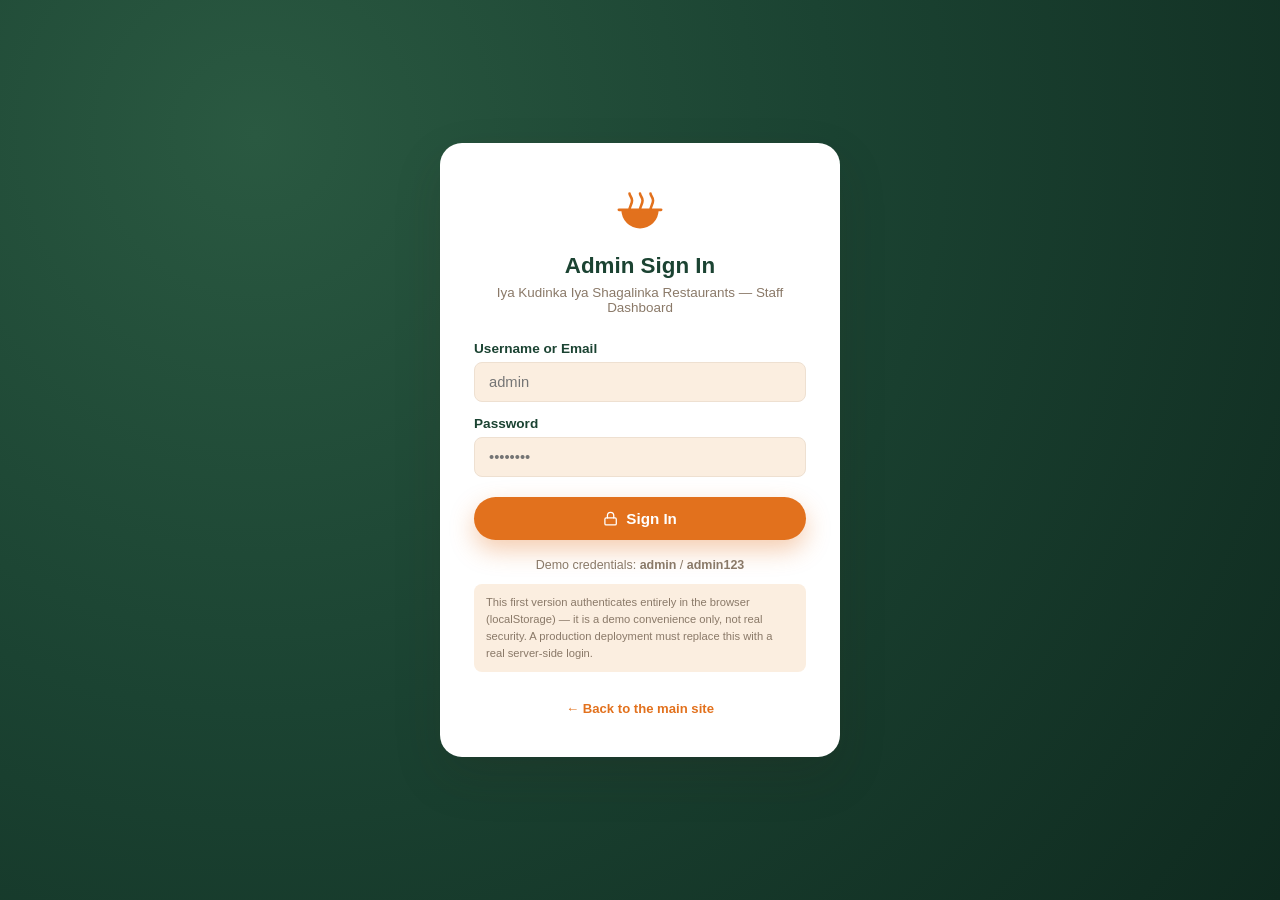
<file: admin.html>
<!DOCTYPE html>
<html lang="en">
<head>
<meta charset="UTF-8">
<meta name="viewport" content="width=device-width, initial-scale=1.0">
<title>Admin Dashboard — Iya Kudinka Iya Shagalinka Restaurants</title>
<meta name="robots" content="noindex, nofollow">
<link rel="icon" href="data:image/svg+xml,%3Csvg xmlns='http://www.w3.org/2000/svg' viewBox='0 0 48 48'%3E%3Crect width='48' height='48' rx='10' fill='%231b4332'/%3E%3Cpath d='M8 23a16 16 0 0 0 32 0z' fill='%23e2711d'/%3E%3Cpath d='M6 23h36' stroke='%23fff8f0' stroke-width='2.5' stroke-linecap='round'/%3E%3C/svg%3E">
<link rel="stylesheet" href="css/style.css">
<link rel="stylesheet" href="css/admin.css">
</head>
<body class="admin-body">

<!-- ============================= LOGIN SCREEN ============================= -->
<div class="admin-login-screen" id="loginScreen">
  <form class="admin-login-card" id="loginForm">
    <div class="admin-login-logo">
      <svg viewBox="0 0 48 48"><path d="M8 23a16 16 0 0 0 32 0z" fill="currentColor"/><path d="M6 23h36" stroke="currentColor" stroke-width="2.5" stroke-linecap="round"/><path d="M15 23c0-3 2.2-5 2.2-8s-2.2-4-2.2-6M24 23c0-3 2.2-5 2.2-8s-2.2-4-2.2-6M33 23c0-3 2.2-5 2.2-8s-2.2-4-2.2-6" stroke="currentColor" stroke-width="2.2" fill="none" stroke-linecap="round"/></svg>
    </div>
    <h1>Admin Sign In</h1>
    <p class="admin-login-sub">Iya Kudinka Iya Shagalinka Restaurants — Staff Dashboard</p>

    <label class="field">
      <span>Username or Email</span>
      <input type="text" name="username" id="loginUsername" required autocomplete="username" placeholder="admin">
    </label>
    <label class="field">
      <span>Password</span>
      <input type="password" name="password" id="loginPassword" required autocomplete="current-password" placeholder="••••••••">
    </label>

    <p class="login-error" id="loginError" hidden></p>

    <button type="submit" class="btn btn-primary btn-block">
      <svg viewBox="0 0 24 24" fill="none" stroke="currentColor" stroke-width="2" stroke-linecap="round" stroke-linejoin="round"><rect x="3" y="11" width="18" height="11" rx="2" ry="2"/><path d="M7 11V7a5 5 0 0 1 10 0v4"/></svg>
      Sign In
    </button>

    <p class="admin-login-hint">Demo credentials: <strong>admin</strong> / <strong>admin123</strong></p>
    <p class="admin-login-disclaimer">
      This first version authenticates entirely in the browser (localStorage) — it is a demo
      convenience only, not real security. A production deployment must replace this with a
      real server-side login.
    </p>
    <a class="back-to-site" href="index.html">← Back to the main site</a>
  </form>
</div>

<!-- ============================= DASHBOARD ============================= -->
<div class="admin-shell" id="adminShell" hidden>

  <aside class="admin-sidebar">
    <div class="admin-brand">
      <svg viewBox="0 0 48 48"><path d="M8 23a16 16 0 0 0 32 0z" fill="currentColor"/><path d="M6 23h36" stroke="currentColor" stroke-width="2.5" stroke-linecap="round"/><path d="M15 23c0-3 2.2-5 2.2-8s-2.2-4-2.2-6M24 23c0-3 2.2-5 2.2-8s-2.2-4-2.2-6M33 23c0-3 2.2-5 2.2-8s-2.2-4-2.2-6" stroke="currentColor" stroke-width="2.2" fill="none" stroke-linecap="round"/></svg>
      <span>IKIS Admin</span>
    </div>
    <nav class="admin-nav">
      <button class="admin-nav-link active" data-panel="overview" type="button">
        <svg viewBox="0 0 24 24" fill="none" stroke="currentColor" stroke-width="2" stroke-linecap="round" stroke-linejoin="round"><rect x="3" y="3" width="7" height="9"/><rect x="14" y="3" width="7" height="5"/><rect x="14" y="12" width="7" height="9"/><rect x="3" y="16" width="7" height="5"/></svg>
        Overview
      </button>
      <button class="admin-nav-link" data-panel="foods" type="button">
        <svg viewBox="0 0 24 24" fill="none" stroke="currentColor" stroke-width="2" stroke-linecap="round" stroke-linejoin="round"><path d="M3 2v7c0 1.1.9 2 2 2h0a2 2 0 0 0 2-2V2"/><path d="M7 2v20"/><path d="M21 15V2a5 5 0 0 0-5 5v6c0 1.1.9 2 2 2h3z"/><path d="M21 15v7"/></svg>
        Food Management
      </button>
      <button class="admin-nav-link" data-panel="orders" type="button">
        <svg viewBox="0 0 24 24" fill="none" stroke="currentColor" stroke-width="2" stroke-linecap="round" stroke-linejoin="round"><path d="M14 2H6a2 2 0 0 0-2 2v16a2 2 0 0 0 2 2h12a2 2 0 0 0 2-2V8z"/><polyline points="14 2 14 8 20 8"/><line x1="16" y1="13" x2="8" y2="13"/><line x1="16" y1="17" x2="8" y2="17"/></svg>
        Orders
      </button>
    </nav>
    <div class="admin-sidebar-foot">
      <span class="admin-session-user" id="sessionUserLabel"></span>
      <button class="admin-logout-btn" id="logoutBtn" type="button">
        <svg viewBox="0 0 24 24" fill="none" stroke="currentColor" stroke-width="2" stroke-linecap="round" stroke-linejoin="round"><path d="M9 21H5a2 2 0 0 1-2-2V5a2 2 0 0 1 2-2h4"/><polyline points="16 17 21 12 16 7"/><line x1="21" y1="12" x2="9" y2="12"/></svg>
        Log Out
      </button>
    </div>
  </aside>

  <header class="admin-topbar">
    <button class="admin-mobile-menu" id="mobileMenuBtn" type="button" aria-label="Menu">
      <svg viewBox="0 0 24 24" fill="none" stroke="currentColor" stroke-width="2" stroke-linecap="round" stroke-linejoin="round"><line x1="3" y1="12" x2="21" y2="12"/><line x1="3" y1="6" x2="21" y2="6"/><line x1="3" y1="18" x2="21" y2="18"/></svg>
    </button>
    <h1 id="panelTitle">Overview</h1>
    <a class="admin-view-site" href="index.html" target="_blank" rel="noopener">View Site ↗</a>
  </header>

  <main class="admin-main">

    <!-- OVERVIEW PANEL -->
    <section class="admin-panel" data-panel="overview">
      <div class="stat-grid">
        <div class="stat-card">
          <div class="stat-icon stat-icon-blue"><svg viewBox="0 0 24 24" fill="none" stroke="currentColor" stroke-width="2" stroke-linecap="round" stroke-linejoin="round"><path d="M14 2H6a2 2 0 0 0-2 2v16a2 2 0 0 0 2 2h12a2 2 0 0 0 2-2V8z"/><polyline points="14 2 14 8 20 8"/></svg></div>
          <div><span class="stat-value" id="statTotalOrders">0</span><span class="stat-label">Total Orders</span></div>
        </div>
        <div class="stat-card">
          <div class="stat-icon stat-icon-amber"><svg viewBox="0 0 24 24" fill="none" stroke="currentColor" stroke-width="2" stroke-linecap="round" stroke-linejoin="round"><circle cx="12" cy="12" r="10"/><polyline points="12 6 12 12 16 14"/></svg></div>
          <div><span class="stat-value" id="statPendingOrders">0</span><span class="stat-label">Pending Orders</span></div>
        </div>
        <div class="stat-card">
          <div class="stat-icon stat-icon-green"><svg viewBox="0 0 24 24" fill="none" stroke="currentColor" stroke-width="2" stroke-linecap="round" stroke-linejoin="round"><path d="M22 11.08V12a10 10 0 1 1-5.93-9.14"/><polyline points="22 4 12 14.01 9 11.01"/></svg></div>
          <div><span class="stat-value" id="statCompletedOrders">0</span><span class="stat-label">Completed Orders</span></div>
        </div>
        <div class="stat-card">
          <div class="stat-icon stat-icon-orange"><svg viewBox="0 0 24 24" fill="none" stroke="currentColor" stroke-width="2" stroke-linecap="round" stroke-linejoin="round"><path d="M3 2v7c0 1.1.9 2 2 2h0a2 2 0 0 0 2-2V2"/><path d="M7 2v20"/><path d="M21 15V2a5 5 0 0 0-5 5v6c0 1.1.9 2 2 2h3z"/><path d="M21 15v7"/></svg></div>
          <div><span class="stat-value" id="statTotalFoods">0</span><span class="stat-label">Total Food Items</span></div>
        </div>
      </div>

      <div class="admin-card">
        <div class="admin-card-head"><h2>Recent Orders</h2></div>
        <div class="table-wrap">
          <table class="admin-table" id="recentOrdersTable">
            <thead><tr><th>Order ID</th><th>Customer</th><th>Date</th><th>Total</th><th>Status</th></tr></thead>
            <tbody></tbody>
          </table>
        </div>
        <p class="admin-empty" id="recentOrdersEmpty" hidden>No orders yet.</p>
      </div>
    </section>

    <!-- FOOD MANAGEMENT PANEL -->
    <section class="admin-panel" data-panel="foods" hidden>
      <div class="admin-card">
        <div class="admin-card-head">
          <h2>Food Management</h2>
          <button class="btn btn-primary btn-sm" id="addFoodBtn">
            <svg viewBox="0 0 24 24" fill="none" stroke="currentColor" stroke-width="2" stroke-linecap="round" stroke-linejoin="round"><line x1="12" y1="5" x2="12" y2="19"/><line x1="5" y1="12" x2="19" y2="12"/></svg>
            Add Food
          </button>
        </div>
        <div class="table-wrap">
          <table class="admin-table" id="foodsTable">
            <thead><tr><th></th><th>Name</th><th>Category</th><th>Price</th><th>Status</th><th></th></tr></thead>
            <tbody></tbody>
          </table>
        </div>
      </div>
    </section>

    <!-- ORDERS PANEL -->
    <section class="admin-panel" data-panel="orders" hidden>
      <div class="admin-card">
        <div class="admin-card-head"><h2>All Orders</h2></div>
        <div class="table-wrap">
          <table class="admin-table" id="allOrdersTable">
            <thead><tr><th>Order ID</th><th>Customer</th><th>Items</th><th>Date</th><th>Total</th><th>Status</th></tr></thead>
            <tbody></tbody>
          </table>
        </div>
        <p class="admin-empty" id="allOrdersEmpty" hidden>No orders yet.</p>
      </div>
    </section>

  </main>
</div>

<!-- ============================= FOOD FORM MODAL ============================= -->
<div class="modal-overlay" id="foodModal" hidden>
  <div class="modal" role="dialog" aria-modal="true" aria-labelledby="foodModalTitle">
    <button class="modal-close" id="closeFoodModal" type="button" aria-label="Close">
      <svg viewBox="0 0 24 24" fill="none" stroke="currentColor" stroke-width="2" stroke-linecap="round" stroke-linejoin="round"><line x1="18" y1="6" x2="6" y2="18"/><line x1="6" y1="6" x2="18" y2="18"/></svg>
    </button>
    <h2 id="foodModalTitle">Add Food</h2>
    <form id="foodForm">
      <input type="hidden" name="id">
      <label class="field">
        <span>Food Name</span>
        <input type="text" name="name" required placeholder="e.g. Jollof Rice">
      </label>
      <label class="field">
        <span>Description</span>
        <textarea name="description" required placeholder="Short, appetising description"></textarea>
      </label>
      <div class="field-row">
        <label class="field">
          <span>Price (₦)</span>
          <input type="number" name="price" min="0" step="1" required placeholder="2500">
        </label>
        <label class="field">
          <span>Category</span>
          <select name="category" id="foodCategorySelect" required></select>
        </label>
      </div>
      <label class="field">
        <span>Image URL</span>
        <input type="url" name="image" placeholder="https://…">
      </label>
      <div class="field-row">
        <label class="field checkbox-field">
          <input type="checkbox" name="popular">
          <span>Mark as Popular</span>
        </label>
        <label class="field checkbox-field">
          <input type="checkbox" name="available" checked>
          <span>Available</span>
        </label>
      </div>
      <button type="submit" class="btn btn-primary btn-block">Save Food</button>
    </form>
  </div>
</div>

<!-- ============================= ORDER DETAIL MODAL ============================= -->
<div class="modal-overlay" id="orderDetailModal" hidden>
  <div class="modal" role="dialog" aria-modal="true" aria-labelledby="orderDetailTitle">
    <button class="modal-close" id="closeOrderDetail" type="button" aria-label="Close">
      <svg viewBox="0 0 24 24" fill="none" stroke="currentColor" stroke-width="2" stroke-linecap="round" stroke-linejoin="round"><line x1="18" y1="6" x2="6" y2="18"/><line x1="6" y1="6" x2="18" y2="18"/></svg>
    </button>
    <h2 id="orderDetailTitle">Order Details</h2>
    <div id="orderDetailBody"></div>
  </div>
</div>

<div class="toast-container" id="toastContainer" aria-live="polite"></div>

<script src="js/data.js"></script>
<script src="js/icons.js"></script>
<script src="js/orders.js"></script>
<script src="js/auth.js"></script>
<script src="js/admin.js"></script>
</body>
</html>
</file>
<file: css/style.css>
/* ==========================================================================
   style.css — Iya Kudinka Iya Shagalinka Restaurants
   Core design system + component styles (desktop-first, responsive.css layers
   the breakpoint adjustments on top).
   ========================================================================== */

:root {
  --bg: #fff8f0;
  --surface: #ffffff;
  --surface-alt: #fbeee0;
  --text: #2b2118;
  --muted: #8a7968;
  --border: #eee0d1;

  --primary: #e2711d;
  --primary-dark: #b85416;
  --primary-light: #fce6d3;
  --secondary: #1b4332;
  --secondary-light: #162724;
  --gold: #d4a017;
  --danger: #c0392b;
  --danger-light: #fbe4e1;
  --success: #2e7d4f;
  --success-light: #e3f3ea;
  --warning: #b8860b;
  --warning-light: #fdf1d8;

  --radius-sm: 8px;
  --radius: 14px;
  --radius-lg: 22px;
  --shadow-sm: 0 2px 8px rgba(43, 33, 24, 0.06);
  --shadow: 0 8px 24px rgba(43, 33, 24, 0.10);
  --shadow-lg: 0 20px 48px rgba(43, 33, 24, 0.16);

  --header-h: 76px;
  --bottom-nav-h: 64px;
  --transition: 0.25s cubic-bezier(.4,0,.2,1);
}

* { box-sizing: border-box; }
html { scroll-behavior: smooth; scroll-padding-top: calc(var(--header-h) + 16px); }

/* Safety net: any inline <svg> icon that isn't given an explicit size by a
   more specific rule below falls back to a sane 1em box instead of its raw
   intrinsic size (which for a viewBox-only SVG can render huge). */
svg { width: 1em; height: 1em; }
svg.icon { width: 1.1em; height: 1.1em; flex-shrink: 0; vertical-align: -0.15em; }

/* The [hidden] attribute must always win over component display rules
   (e.g. .modal-overlay's display:flex) regardless of selector order. */
[hidden] { display: none !important; }

body {
  margin: 0;
  font-family: 'Segoe UI', 'Helvetica Neue', Arial, system-ui, sans-serif;
  background: var(--bg);
  color: var(--text);
  overflow-x: hidden;
  -webkit-font-smoothing: antialiased;
}

img { max-width: 100%; display: block; }
button { font-family: inherit; cursor: pointer; }
a { text-decoration: none; color: inherit; }
ul { list-style: none; margin: 0; padding: 0; }

.container {
  max-width: 1180px;
  margin: 0 auto;
  padding: 0 24px;
}

/* ==========================================================================
   INTRO ANIMATION
   ========================================================================== */
.intro {
  position: fixed;
  inset: 0;
  z-index: 1000;
  display: flex;
  flex-direction: column;
  align-items: center;
  justify-content: center;
  background: radial-gradient(circle at 30% 20%, #0b1410 0%, #0f201e 45%, #0a221c 100%);
  overflow: hidden;
  transition: opacity 0.6s ease, visibility 0.6s ease;
}
.intro.hide {
  opacity: 0;
  visibility: hidden;
  pointer-events: none;
}

.intro-bg { position: absolute; inset: 0; }
.floater {
  position: absolute;
  width: 2.4rem;
  height: 2.4rem;
  color: #fff8f0;
  opacity: 0.18;
  animation: floatUp 9s ease-in-out infinite;
}
.floater svg { width: 100%; height: 100%; }
.f1 { left: 8%;  top: 80%; animation-delay: 0s; }
.f2 { left: 22%; top: 90%; animation-delay: 1.2s; width: 3rem; height: 3rem; }
.f3 { left: 45%; top: 85%; animation-delay: 2.1s; }
.f4 { left: 63%; top: 92%; animation-delay: 0.6s; width: 2rem; height: 2rem; }
.f5 { left: 80%; top: 82%; animation-delay: 1.8s; }
.f6 { left: 92%; top: 88%; animation-delay: 2.6s; width: 2.2rem; height: 2.2rem; }

@keyframes floatUp {
  0%   { transform: translateY(0) rotate(0deg); opacity: 0; }
  15%  { opacity: 0.22; }
  85%  { opacity: 0.18; }
  100% { transform: translateY(-100vh) rotate(25deg); opacity: 0; }
}

.intro-content {
  position: relative;
  z-index: 2;
  text-align: center;
  color: #fff8f0;
  padding: 0 20px;
}

.intro-logo {
  width: 4.4rem;
  height: 4.4rem;
  margin: 0 auto;
  color: var(--gold);
  animation: logoPop 1s cubic-bezier(.34,1.56,.64,1) both;
  filter: drop-shadow(0 8px 20px rgba(0,0,0,.35));
}
.intro-logo svg { width: 100%; height: 100%; }
@keyframes logoPop {
  0% { transform: scale(0) rotate(-30deg); opacity: 0; }
  100% { transform: scale(1) rotate(0deg); opacity: 1; }
}

.intro-title {
  margin: 18px 0 10px;
  font-weight: 800;
  letter-spacing: 0.5px;
}
.intro-title .line {
  display: block;
  font-size: clamp(1.6rem, 5vw, 2.6rem);
  opacity: 0;
  transform: translateY(24px);
  animation: lineIn 0.7s ease forwards;
  background: linear-gradient(90deg, #ffe1b8, #ffd08a 40%, #e2711d);
  -webkit-background-clip: text;
  background-clip: text;
  color: transparent;
}
.intro-title .line2 { animation-delay: 0.18s; }
.intro-title .line3 { animation-delay: 0.36s; font-size: clamp(1.1rem, 3.4vw, 1.6rem); color: #d4a017; -webkit-text-fill-color: #d4a017; }

@keyframes lineIn {
  to { opacity: 1; transform: translateY(0); }
}

.intro-tagline {
  opacity: 0;
  font-size: 1rem;
  color: #cfe3d7;
  margin: 8px 0 30px;
  animation: fadeIn 0.8s ease 0.7s forwards;
  letter-spacing: 0.5px;
}
@keyframes fadeIn { to { opacity: 1; } }

.intro-progress {
  width: 220px;
  height: 5px;
  background: rgba(255,255,255,0.18);
  border-radius: 10px;
  overflow: hidden;
  margin: 0 auto;
}
.intro-progress-bar {
  height: 100%;
  width: 0%;
  background: linear-gradient(90deg, var(--gold), var(--primary));
  border-radius: 10px;
  transition: width 2.6s linear;
}

.btn-skip {
  position: absolute;
  bottom: 28px;
  right: 28px;
  z-index: 3;
  background: rgba(255,255,255,0.12);
  color: #fff8f0;
  border: 1px solid rgba(255,255,255,0.35);
  padding: 9px 18px;
  border-radius: 30px;
  font-size: 0.85rem;
  font-weight: 600;
  -webkit-backdrop-filter: blur(4px);
  backdrop-filter: blur(4px);
  transition: background var(--transition), transform var(--transition);
}
.btn-skip:hover { background: rgba(255,255,255,0.22); transform: translateY(-1px); }

/* ==========================================================================
   HEADER
   ========================================================================== */
.site-header {
  position: sticky;
  top: 0;
  z-index: 100;
  background: rgba(255, 248, 240, 0.92);
  -webkit-backdrop-filter: blur(10px);
  backdrop-filter: blur(10px);
  border-bottom: 1px solid var(--border);
  height: var(--header-h);
  display: flex;
  align-items: center;
}
.header-inner {
  display: flex;
  align-items: center;
  justify-content: space-between;
  gap: 20px;
  width: 100%;
}

.brand {
  display: flex;
  align-items: center;
  gap: 10px;
  flex-shrink: 0;
}
.brand-icon { width: 32px; height: 32px; color: var(--primary); flex-shrink: 0; }
.brand-icon svg { width: 100%; height: 100%; }
.brand-text { display: flex; flex-direction: column; line-height: 1.15; }
.brand-name { font-weight: 800; font-size: 0.98rem; color: var(--secondary); }
.brand-sub { font-size: 0.72rem; color: var(--primary); font-weight: 600; letter-spacing: 1px; text-transform: uppercase; }

.nav-desktop { display: flex; align-items: center; gap: 6px; }
.nav-link {
  background: none;
  border: none;
  padding: 9px 16px;
  border-radius: 30px;
  font-size: 0.92rem;
  font-weight: 600;
  color: var(--text);
  display: flex;
  align-items: center;
  gap: 6px;
  transition: background var(--transition), color var(--transition);
}
.nav-link:hover { background: var(--primary-light); color: var(--primary-dark); }
.nav-link.active { background: var(--primary); color: #fff; }
.nav-link.active .badge { background: rgba(255,255,255,0.3); color: #fff; }

.badge {
  background: var(--primary);
  color: #fff;
  font-size: 0.68rem;
  font-weight: 700;
  padding: 1px 6px;
  border-radius: 20px;
  min-width: 18px;
  text-align: center;
}

.header-actions { display: flex; align-items: center; gap: 12px; }

.search-box {
  display: flex;
  align-items: center;
  gap: 8px;
  background: var(--surface-alt);
  border: 1px solid var(--border);
  border-radius: 30px;
  padding: 8px 16px;
  min-width: 240px;
}
.search-box input {
  border: none;
  background: none;
  outline: none;
  font-size: 0.88rem;
  width: 100%;
  color: var(--text);
}
.search-icon { opacity: 0.6; width: 18px; height: 18px; flex-shrink: 0; }
.search-icon svg { width: 100%; height: 100%; }

.icon-btn {
  position: relative;
  background: var(--surface-alt);
  border: 1px solid var(--border);
  border-radius: 50%;
  width: 42px;
  height: 42px;
  display: none;
  align-items: center;
  justify-content: center;
  color: var(--secondary);
  transition: transform var(--transition), background var(--transition);
}
.icon-btn svg { width: 19px; height: 19px; }
.icon-btn:hover { transform: translateY(-2px); background: var(--primary-light); }

.badge-float {
  position: absolute;
  top: -4px;
  right: -4px;
}

.profile-chip {
  width: 42px;
  height: 42px;
  border-radius: 50%;
  background: var(--secondary);
  color: #fff;
  display: flex;
  align-items: center;
  justify-content: center;
  flex-shrink: 0;
}
.profile-chip svg { width: 20px; height: 20px; }

/* ==========================================================================
   HERO
   ========================================================================== */
.hero {
  background: linear-gradient(135deg, var(--secondary) 0%, var(--secondary-light) 55%, #2f5c44 100%);
  color: #fff8f0;
  overflow: hidden;
  position: relative;
}
.hero-inner {
  display: flex;
  align-items: center;
  justify-content: space-between;
  gap: 40px;
  padding: 70px 24px;
}
.hero-text { max-width: 560px; animation: slideInLeft 0.8s ease both; }
@keyframes slideInLeft { from { opacity: 0; transform: translateX(-30px); } to { opacity: 1; transform: translateX(0); } }

.eyebrow {
  display: inline-block;
  color: var(--gold);
  font-weight: 700;
  letter-spacing: 2px;
  text-transform: uppercase;
  font-size: 0.78rem;
  margin-bottom: 10px;
}
.hero-text h1 {
  font-size: clamp(2rem, 4vw, 3rem);
  line-height: 1.15;
  margin: 0 0 16px;
  font-weight: 800;
}
.hero-text h1 span { color: var(--gold); }
.hero-text p { color: #dcebe2; font-size: 1.02rem; line-height: 1.6; margin-bottom: 28px; }

.hero-actions { display: flex; gap: 14px; flex-wrap: wrap; margin-bottom: 36px; }

.btn {
  border: none;
  border-radius: 30px;
  padding: 13px 28px;
  font-size: 0.95rem;
  font-weight: 700;
  display: inline-flex;
  align-items: center;
  gap: 8px;
  transition: transform var(--transition), box-shadow var(--transition), background var(--transition);
}
.btn-primary {
  background: var(--primary);
  color: #fff;
  box-shadow: 0 10px 24px rgba(226, 113, 29, 0.35);
}
.btn-primary:hover { transform: translateY(-2px); box-shadow: 0 14px 30px rgba(226, 113, 29, 0.45); background: var(--primary-dark); }
.btn-outline {
  background: transparent;
  color: #fff8f0;
  border: 1.5px solid rgba(255,248,240,0.5);
}
.btn-outline:hover { background: rgba(255,248,240,0.12); transform: translateY(-2px); }
.btn-block { width: 100%; justify-content: center; }
.btn:active { transform: scale(0.97); }
.btn:disabled { opacity: 0.55; cursor: not-allowed; transform: none; }

.hero-stats { display: flex; gap: 34px; }
.hero-stats div { display: flex; flex-direction: column; }
.hero-stats strong { font-size: 1.3rem; color: var(--gold); display: inline-flex; align-items: center; gap: 4px; }
.rating-star { width: 0.8em; height: 0.8em; }
.hero-stats span { font-size: 0.78rem; color: #cfe3d7; }

.hero-visual {
  position: relative;
  width: 320px;
  height: 320px;
  flex-shrink: 0;
  display: flex;
  align-items: center;
  justify-content: center;
  animation: fadeIn 1s ease 0.3s both;
}
.hero-plate {
  width: 220px;
  height: 220px;
  border-radius: 50%;
  overflow: hidden;
  border: 6px solid #fff8f0;
  box-shadow: var(--shadow-lg);
  animation: heroPlateIn 1s cubic-bezier(.34,1.56,.64,1) both 0.2s;
}
.hero-plate img { width: 100%; height: 100%; object-fit: cover; }
@keyframes heroPlateIn { from { transform: scale(0.7) rotate(-8deg); opacity: 0; } to { transform: scale(1) rotate(0deg); opacity: 1; } }
.hero-orbit {
  position: absolute;
  color: var(--primary);
  background: #fff8f0;
  border-radius: 50%;
  width: 56px;
  height: 56px;
  display: flex;
  align-items: center;
  justify-content: center;
  box-shadow: var(--shadow);
  animation: orbitFloat 6s ease-in-out infinite;
}
.hero-orbit svg { width: 24px; height: 24px; }
.o1 { top: -6px; left: 40%; animation-delay: 0s; }
.o2 { top: 40%; right: -14px; animation-delay: 1.2s; }
.o3 { bottom: -6px; left: 35%; animation-delay: 2.4s; }
.o4 { top: 42%; left: -14px; animation-delay: 3.6s; }
@keyframes orbitFloat { 0%, 100% { transform: translateY(0); } 50% { transform: translateY(-14px); } }

/* ==========================================================================
   SECTIONS / TITLES
   ========================================================================== */
.section { padding: 56px 0; }
.section-title { font-size: 1.5rem; font-weight: 800; color: var(--secondary); margin: 0 0 6px; }
.section-heading-row { display: flex; align-items: baseline; justify-content: space-between; margin-bottom: 22px; flex-wrap: wrap; gap: 8px; }
.result-count { color: var(--muted); font-size: 0.85rem; }
.categories-section { padding-top: 20px; padding-bottom: 20px; }

/* Category chips */
.category-scroller {
  display: flex;
  gap: 12px;
  overflow-x: auto;
  padding: 4px 2px 14px;
  scrollbar-width: thin;
}
.category-chip {
  flex-shrink: 0;
  display: flex;
  align-items: center;
  gap: 8px;
  background: var(--surface);
  border: 1px solid var(--border);
  border-radius: 30px;
  padding: 10px 18px;
  font-weight: 600;
  font-size: 0.88rem;
  color: var(--text);
  box-shadow: var(--shadow-sm);
  transition: all var(--transition);
  white-space: nowrap;
}
.category-chip .cat-icon { width: 17px; height: 17px; display: inline-flex; }
.category-chip .cat-icon svg { width: 100%; height: 100%; }
.category-chip:hover { transform: translateY(-2px); border-color: var(--primary); }
.category-chip.active { background: var(--primary); color: #fff; border-color: var(--primary); }

/* ==========================================================================
   FOOD GRID / CARDS
   ========================================================================== */
.food-grid {
  display: grid;
  grid-template-columns: repeat(auto-fill, minmax(255px, 1fr));
  gap: 22px;
}

.food-card {
  background: var(--surface);
  border-radius: var(--radius);
  overflow: hidden;
  box-shadow: var(--shadow-sm);
  border: 1px solid var(--border);
  display: flex;
  flex-direction: column;
  scroll-margin-top: calc(var(--header-h) + 16px);
  transition: transform var(--transition), box-shadow var(--transition);
  animation: cardIn 0.5s ease both;
}
.food-card:hover { transform: translateY(-6px); box-shadow: var(--shadow); }
@keyframes cardIn { from { opacity: 0; transform: translateY(14px); } to { opacity: 1; transform: translateY(0); } }

.food-media {
  position: relative;
  height: 150px;
  background: linear-gradient(135deg, var(--surface-alt), var(--primary-light));
  overflow: hidden;
}
.food-media img {
  width: 100%;
  height: 100%;
  object-fit: cover;
  transition: transform var(--transition);
}
.food-card:hover .food-media img { transform: scale(1.08); }

.fav-btn {
  position: absolute;
  z-index: 2;
  top: 10px;
  right: 10px;
  width: 36px;
  height: 36px;
  border-radius: 50%;
  border: none;
  background: rgba(255,255,255,0.85);
  -webkit-backdrop-filter: blur(4px);
  backdrop-filter: blur(4px);
  display: flex;
  align-items: center;
  justify-content: center;
  color: var(--danger);
  box-shadow: var(--shadow-sm);
  transition: transform var(--transition), background var(--transition);
}
.fav-btn svg { width: 17px; height: 17px; }
.fav-btn:hover { transform: scale(1.12); }
.fav-btn.active { background: var(--danger-light); }
.fav-btn.pulse { animation: heartPulse 0.4s ease; }
@keyframes heartPulse { 0% { transform: scale(1); } 40% { transform: scale(1.4); } 100% { transform: scale(1); } }

.popular-tag {
  position: absolute;
  top: 10px;
  left: 10px;
  z-index: 1;
  background: var(--gold);
  color: #3a2c00;
  font-size: 0.68rem;
  font-weight: 800;
  padding: 4px 10px;
  border-radius: 20px;
  text-transform: uppercase;
  letter-spacing: 0.5px;
  display: inline-flex;
  align-items: center;
  gap: 4px;
}
.popular-tag svg { width: 11px; height: 11px; }

.food-body { padding: 16px 16px 18px; display: flex; flex-direction: column; gap: 6px; flex: 1; }
.food-name { font-weight: 700; font-size: 1.02rem; color: var(--secondary); }
.food-desc { font-size: 0.83rem; color: var(--muted); line-height: 1.45; flex: 1; }
.food-footer { display: flex; align-items: center; justify-content: space-between; margin-top: 10px; }
.food-price { font-weight: 800; color: var(--primary-dark); font-size: 1.05rem; }

.add-cart-btn {
  background: var(--secondary);
  color: #fff;
  border: none;
  border-radius: 30px;
  padding: 9px 16px;
  font-weight: 700;
  font-size: 0.82rem;
  display: flex;
  align-items: center;
  gap: 6px;
  transition: background var(--transition), transform var(--transition);
}
.add-cart-btn svg { width: 15px; height: 15px; }
.add-cart-btn:hover { background: var(--primary); transform: translateY(-2px); }
.add-cart-btn.added { background: var(--success); }

/* ==========================================================================
   EMPTY STATES
   ========================================================================== */
.empty-state {
  text-align: center;
  padding: 70px 20px;
  color: var(--muted);
  max-width: 420px;
  margin: 0 auto;
}
.empty-icon { width: 60px; height: 60px; display: block; margin: 0 auto 14px; color: var(--primary); opacity: 0.7; }
.empty-icon svg { width: 100%; height: 100%; }
.empty-state h3 { color: var(--secondary); margin: 0 0 8px; font-size: 1.2rem; }
.empty-state p { margin: 0 0 20px; line-height: 1.5; }

/* ==========================================================================
   VIEWS
   ========================================================================== */
.view { animation: viewIn 0.35s ease both; padding-bottom: 60px; }
.view[data-view="favorites"], .view[data-view="orders"], .view[data-view="cart"] { padding-top: 40px; }
@keyframes viewIn { from { opacity: 0; transform: translateY(10px); } to { opacity: 1; transform: translateY(0); } }

/* ==========================================================================
   CART
   ========================================================================== */
.cart-layout {
  display: grid;
  grid-template-columns: 1fr 340px;
  gap: 32px;
  align-items: flex-start;
}
.link-btn {
  background: none;
  border: none;
  color: var(--danger);
  font-weight: 600;
  font-size: 0.85rem;
}
.link-btn:hover { text-decoration: underline; }

.cart-items { display: flex; flex-direction: column; gap: 14px; }
.cart-item {
  display: flex;
  align-items: center;
  gap: 16px;
  background: var(--surface);
  border: 1px solid var(--border);
  border-radius: var(--radius);
  padding: 14px;
  animation: cardIn 0.4s ease both;
}
.cart-item-media {
  width: 66px;
  height: 66px;
  border-radius: 12px;
  background: var(--surface-alt);
  overflow: hidden;
  flex-shrink: 0;
}
.cart-item-media img { width: 100%; height: 100%; object-fit: cover; }
.cart-item-info { flex: 1; min-width: 0; }
.cart-item-info h4 { margin: 0 0 4px; font-size: 0.96rem; color: var(--secondary); }
.cart-item-info .unit-price { font-size: 0.8rem; color: var(--muted); }
.cart-item-qty {
  display: flex;
  align-items: center;
  gap: 10px;
  background: var(--surface-alt);
  border-radius: 30px;
  padding: 4px 6px;
}
.qty-btn {
  width: 26px;
  height: 26px;
  border-radius: 50%;
  border: none;
  background: var(--surface);
  font-weight: 800;
  box-shadow: var(--shadow-sm);
  display: flex;
  align-items: center;
  justify-content: center;
  color: var(--secondary);
}
.qty-btn svg { width: 12px; height: 12px; }
.qty-btn:hover { background: var(--primary); color: #fff; }
.qty-val { min-width: 18px; text-align: center; font-weight: 700; }
.cart-item-subtotal { font-weight: 800; color: var(--primary-dark); min-width: 80px; text-align: right; }
.remove-item-btn {
  background: none;
  border: none;
  color: var(--muted);
  padding: 6px;
  display: flex;
  transition: color var(--transition), transform var(--transition);
}
.remove-item-btn svg { width: 18px; height: 18px; }
.remove-item-btn:hover { color: var(--danger); transform: scale(1.1); }

.cart-summary {
  background: var(--surface);
  border: 1px solid var(--border);
  border-radius: var(--radius);
  padding: 22px;
  position: sticky;
  top: calc(var(--header-h) + 20px);
  box-shadow: var(--shadow-sm);
}
.cart-summary h3 { margin: 0 0 16px; color: var(--secondary); }
.summary-row { display: flex; justify-content: space-between; padding: 9px 0; font-size: 0.92rem; color: var(--muted); border-bottom: 1px dashed var(--border); }
.summary-total { border-bottom: none; font-weight: 800; font-size: 1.1rem; color: var(--secondary); padding-top: 14px; }
.cart-summary .btn { margin-top: 18px; }

/* ==========================================================================
   ORDERS
   ========================================================================== */
.orders-list { display: flex; flex-direction: column; gap: 18px; }
.order-card {
  background: var(--surface);
  border: 1px solid var(--border);
  border-radius: var(--radius);
  padding: 20px;
  box-shadow: var(--shadow-sm);
  animation: cardIn 0.4s ease both;
}
.order-card-head { display: flex; justify-content: space-between; align-items: flex-start; flex-wrap: wrap; gap: 10px; margin-bottom: 12px; }
.order-id { font-weight: 800; color: var(--secondary); }
.order-date { font-size: 0.78rem; color: var(--muted); }
.order-items-summary { font-size: 0.86rem; color: var(--muted); margin: 10px 0; line-height: 1.6; }
.order-card-foot { display: flex; justify-content: space-between; align-items: center; margin-top: 12px; padding-top: 12px; border-top: 1px dashed var(--border); }
.order-total { font-weight: 800; color: var(--primary-dark); }

.status-pill {
  font-size: 0.72rem;
  font-weight: 800;
  padding: 5px 14px;
  border-radius: 30px;
  text-transform: uppercase;
  letter-spacing: 0.4px;
}
.status-pending   { background: var(--warning-light); color: var(--warning); }
.status-confirmed { background: #e2ecfb; color: #2a5bb0; }
.status-preparing { background: var(--primary-light); color: var(--primary-dark); }
.status-ready     { background: #eee3fb; color: #6b3fb0; }
.status-delivered { background: var(--success-light); color: var(--success); }
.status-cancelled { background: var(--danger-light); color: var(--danger); }

/* ==========================================================================
   MODALS
   ========================================================================== */
.modal-overlay {
  position: fixed;
  inset: 0;
  background: rgba(27, 67, 50, 0.45);
  -webkit-backdrop-filter: blur(3px);
  backdrop-filter: blur(3px);
  display: flex;
  align-items: center;
  justify-content: center;
  z-index: 500;
  padding: 20px;
  animation: fadeIn 0.25s ease both;
}
.modal {
  background: var(--surface);
  border-radius: var(--radius-lg);
  padding: 30px;
  max-width: 480px;
  width: 100%;
  max-height: 90vh;
  overflow-y: auto;
  position: relative;
  box-shadow: var(--shadow-lg);
  animation: modalIn 0.3s cubic-bezier(.34,1.56,.64,1) both;
}
@keyframes modalIn { from { opacity: 0; transform: translateY(20px) scale(0.97); } to { opacity: 1; transform: translateY(0) scale(1); } }
.modal h2 { color: var(--secondary); margin: 0 0 18px; }
.modal-close {
  position: absolute;
  top: 16px;
  right: 16px;
  background: var(--surface-alt);
  border: none;
  width: 34px;
  height: 34px;
  border-radius: 50%;
  color: var(--secondary);
  display: flex;
  align-items: center;
  justify-content: center;
}
.modal-close svg { width: 15px; height: 15px; }
.modal-close:hover { background: var(--danger-light); color: var(--danger); }

.field { display: flex; flex-direction: column; gap: 6px; margin-bottom: 14px; font-size: 0.85rem; font-weight: 600; color: var(--secondary); }
.field input, .field textarea, .field select {
  border: 1px solid var(--border);
  border-radius: var(--radius-sm);
  padding: 11px 14px;
  font-size: 0.92rem;
  font-family: inherit;
  color: var(--text);
  background: var(--surface-alt);
  outline: none;
  transition: border-color var(--transition), background var(--transition);
  resize: vertical;
}
.field input:focus, .field textarea:focus, .field select:focus { border-color: var(--primary); background: var(--surface); }

.checkout-summary {
  background: var(--surface-alt);
  border-radius: var(--radius-sm);
  padding: 14px 16px;
  margin: 16px 0;
  font-size: 0.85rem;
}
.checkout-summary .summary-row { border-bottom: 1px dashed var(--border); }
.checkout-summary .summary-row:last-child { border-bottom: none; }

.modal-confirm { text-align: center; }
.confirm-icon { width: 60px; height: 60px; margin: 0 auto 6px; color: var(--success); animation: cardIn 0.5s ease both; }
.confirm-icon svg { width: 100%; height: 100%; }
.confirm-actions { display: flex; gap: 12px; margin-top: 22px; }
.confirm-actions .btn { flex: 1; }

/* ==========================================================================
   TOASTS
   ========================================================================== */
.toast-container {
  position: fixed;
  bottom: 24px;
  right: 24px;
  z-index: 900;
  display: flex;
  flex-direction: column;
  gap: 10px;
}
.toast {
  background: var(--secondary);
  color: #fff8f0;
  padding: 13px 20px;
  border-radius: 30px;
  font-size: 0.86rem;
  font-weight: 600;
  box-shadow: var(--shadow-lg);
  display: flex;
  align-items: center;
  gap: 10px;
  animation: toastIn 0.35s cubic-bezier(.34,1.56,.64,1) both;
}
.toast.toast-out { animation: toastOut 0.3s ease forwards; }
.toast.success { background: var(--success); }
.toast.error { background: var(--danger); }
@keyframes toastIn { from { opacity: 0; transform: translateY(20px) scale(0.9); } to { opacity: 1; transform: translateY(0) scale(1); } }
@keyframes toastOut { to { opacity: 0; transform: translateX(40px); } }

/* ==========================================================================
   BOTTOM NAV (mobile) — hidden by default, shown in responsive.css
   ========================================================================== */
.bottom-nav {
  display: none;
  position: fixed;
  bottom: 0; left: 0; right: 0;
  height: var(--bottom-nav-h);
  background: rgba(255, 248, 240, 0.96);
  -webkit-backdrop-filter: blur(10px);
  backdrop-filter: blur(10px);
  border-top: 1px solid var(--border);
  z-index: 200;
  align-items: center;
  justify-content: space-around;
}
.bottom-link {
  position: relative;
  background: none;
  border: none;
  display: flex;
  flex-direction: column;
  align-items: center;
  gap: 2px;
  font-size: 0.68rem;
  font-weight: 700;
  color: var(--muted);
  padding: 6px 10px;
  transition: color var(--transition);
}
.bottom-link svg { width: 21px; height: 21px; }
.bottom-link.active { color: var(--primary); }
.badge-mini {
  position: absolute;
  top: 0;
  right: 2px;
  padding: 0 5px;
  font-size: 0.6rem;
}

/* Scrollbar polish */
::-webkit-scrollbar { height: 8px; width: 8px; }
::-webkit-scrollbar-thumb { background: var(--border); border-radius: 10px; }
</file>
<file: css/admin.css>
/* ==========================================================================
   admin.css — Admin dashboard (layered on top of style.css design tokens)
   ========================================================================== */

.admin-body { background: var(--bg); min-height: 100vh; }

/* ==========================================================================
   LOGIN SCREEN
   ========================================================================== */
.admin-login-screen {
  min-height: 100vh;
  display: flex;
  align-items: center;
  justify-content: center;
  padding: 24px;
  background: radial-gradient(circle at 20% 15%, #2a5941 0%, #1b4332 45%, #0f2a1f 100%);
}
.admin-login-card {
  background: var(--surface);
  border-radius: var(--radius-lg);
  padding: 40px 34px;
  width: 100%;
  max-width: 400px;
  box-shadow: var(--shadow-lg);
  text-align: center;
  animation: modalIn 0.4s cubic-bezier(.34,1.56,.64,1) both;
}
.admin-login-logo { width: 56px; height: 56px; margin: 0 auto 14px; color: var(--primary); }
.admin-login-logo svg { width: 100%; height: 100%; }
.admin-login-card h1 { margin: 0 0 6px; color: var(--secondary); font-size: 1.4rem; }
.admin-login-sub { color: var(--muted); font-size: 0.84rem; margin: 0 0 26px; }
.admin-login-card .field { text-align: left; }
.admin-login-card .btn { margin-top: 6px; }
.login-error {
  background: var(--danger-light);
  color: var(--danger);
  border-radius: var(--radius-sm);
  padding: 10px 14px;
  font-size: 0.82rem;
  font-weight: 600;
  margin: 0 0 14px;
  text-align: left;
}
.admin-login-hint { font-size: 0.78rem; color: var(--muted); margin: 18px 0 0; }
.admin-login-disclaimer {
  font-size: 0.7rem;
  color: var(--muted);
  background: var(--surface-alt);
  border-radius: var(--radius-sm);
  padding: 10px 12px;
  margin-top: 12px;
  line-height: 1.5;
  text-align: left;
}
.back-to-site { display: inline-block; margin-top: 18px; font-size: 0.82rem; color: var(--primary); font-weight: 600; }
.back-to-site:hover { text-decoration: underline; }

/* ==========================================================================
   SHELL LAYOUT
   ========================================================================== */
.admin-shell {
  display: grid;
  grid-template-columns: 240px 1fr;
  grid-template-rows: auto 1fr;
  grid-template-areas: "sidebar topbar" "sidebar main";
  min-height: 100vh;
}

.admin-sidebar {
  grid-area: sidebar;
  background: var(--secondary);
  color: #fff8f0;
  display: flex;
  flex-direction: column;
  padding: 22px 16px;
  position: sticky;
  top: 0;
  height: 100vh;
}
.admin-brand {
  display: flex;
  align-items: center;
  gap: 10px;
  padding: 0 8px 26px;
  font-weight: 800;
  font-size: 1.05rem;
}
.admin-brand svg { width: 30px; height: 30px; color: var(--gold); }

.admin-nav { display: flex; flex-direction: column; gap: 4px; flex: 1; }
.admin-nav-link {
  display: flex;
  align-items: center;
  gap: 12px;
  background: none;
  border: none;
  color: #cfe3d7;
  padding: 12px 14px;
  border-radius: 10px;
  font-weight: 600;
  font-size: 0.9rem;
  text-align: left;
  transition: background var(--transition), color var(--transition);
}
.admin-nav-link svg { width: 19px; height: 19px; flex-shrink: 0; }
.admin-nav-link:hover { background: rgba(255,255,255,0.08); color: #fff; }
.admin-nav-link.active { background: var(--primary); color: #fff; }

.admin-sidebar-foot { border-top: 1px solid rgba(255,255,255,0.14); padding-top: 16px; display: flex; flex-direction: column; gap: 10px; }
.admin-session-user { font-size: 0.78rem; color: #cfe3d7; padding: 0 8px; word-break: break-all; }
.admin-logout-btn {
  display: flex;
  align-items: center;
  gap: 10px;
  background: rgba(255,255,255,0.08);
  border: none;
  color: #fff8f0;
  padding: 11px 14px;
  border-radius: 10px;
  font-weight: 600;
  font-size: 0.86rem;
  transition: background var(--transition);
}
.admin-logout-btn svg { width: 17px; height: 17px; }
.admin-logout-btn:hover { background: var(--danger); }

.admin-topbar {
  grid-area: topbar;
  background: var(--surface);
  border-bottom: 1px solid var(--border);
  display: flex;
  align-items: center;
  gap: 14px;
  padding: 0 26px;
  height: 68px;
}
.admin-topbar h1 { font-size: 1.15rem; color: var(--secondary); margin: 0; flex: 1; }
.admin-mobile-menu { display: none; background: none; border: none; color: var(--secondary); }
.admin-mobile-menu svg { width: 22px; height: 22px; }
.admin-view-site { font-size: 0.84rem; font-weight: 600; color: var(--primary); }
.admin-view-site:hover { text-decoration: underline; }

.admin-main { grid-area: main; padding: 26px; overflow-x: hidden; }
.admin-panel { animation: viewIn 0.3s ease both; }

/* ==========================================================================
   STAT CARDS
   ========================================================================== */
.stat-grid {
  display: grid;
  grid-template-columns: repeat(auto-fit, minmax(210px, 1fr));
  gap: 18px;
  margin-bottom: 24px;
}
.stat-card {
  background: var(--surface);
  border: 1px solid var(--border);
  border-radius: var(--radius);
  padding: 20px;
  display: flex;
  align-items: center;
  gap: 16px;
  box-shadow: var(--shadow-sm);
  transition: transform var(--transition);
}
.stat-card:hover { transform: translateY(-3px); }
.stat-icon {
  width: 48px;
  height: 48px;
  border-radius: 12px;
  display: flex;
  align-items: center;
  justify-content: center;
  flex-shrink: 0;
}
.stat-icon svg { width: 22px; height: 22px; }
.stat-icon-blue { background: #e2ecfb; color: #2a5bb0; }
.stat-icon-amber { background: var(--warning-light); color: var(--warning); }
.stat-icon-green { background: var(--success-light); color: var(--success); }
.stat-icon-orange { background: var(--primary-light); color: var(--primary-dark); }
.stat-value { display: block; font-size: 1.5rem; font-weight: 800; color: var(--secondary); }
.stat-label { display: block; font-size: 0.78rem; color: var(--muted); }

/* ==========================================================================
   CARDS / TABLES
   ========================================================================== */
.admin-card {
  background: var(--surface);
  border: 1px solid var(--border);
  border-radius: var(--radius);
  padding: 22px;
  box-shadow: var(--shadow-sm);
  margin-bottom: 22px;
}
.admin-card-head { display: flex; align-items: center; justify-content: space-between; margin-bottom: 16px; flex-wrap: wrap; gap: 10px; }
.admin-card-head h2 { margin: 0; font-size: 1.1rem; color: var(--secondary); }

.btn-sm { padding: 9px 18px; font-size: 0.84rem; }
.btn-sm svg { width: 15px; height: 15px; }

.table-wrap { overflow-x: auto; }
.admin-table { width: 100%; border-collapse: collapse; font-size: 0.86rem; min-width: 560px; }
.admin-table th {
  text-align: left;
  padding: 10px 12px;
  color: var(--muted);
  font-size: 0.72rem;
  text-transform: uppercase;
  letter-spacing: 0.5px;
  border-bottom: 2px solid var(--border);
}
.admin-table td { padding: 12px; border-bottom: 1px solid var(--border); vertical-align: middle; }
.admin-table tr:last-child td { border-bottom: none; }
.admin-table tr:hover td { background: var(--surface-alt); }

.food-thumb { width: 44px; height: 44px; border-radius: 8px; object-fit: cover; background: var(--surface-alt); }
.admin-empty { text-align: center; color: var(--muted); padding: 30px 0; font-size: 0.88rem; }

.table-actions { display: flex; gap: 6px; }
.table-icon-btn {
  width: 32px;
  height: 32px;
  border-radius: 8px;
  border: 1px solid var(--border);
  background: var(--surface);
  display: flex;
  align-items: center;
  justify-content: center;
  color: var(--secondary);
  transition: background var(--transition), color var(--transition);
}
.table-icon-btn svg { width: 15px; height: 15px; }
.table-icon-btn:hover { background: var(--primary); color: #fff; border-color: var(--primary); }
.table-icon-btn.danger:hover { background: var(--danger); border-color: var(--danger); }

.status-select {
  border: 1px solid var(--border);
  border-radius: 20px;
  padding: 6px 10px;
  font-size: 0.76rem;
  font-weight: 700;
  background: var(--surface-alt);
  color: var(--text);
}

.pill-tag {
  display: inline-block;
  background: var(--surface-alt);
  color: var(--secondary);
  font-size: 0.72rem;
  font-weight: 700;
  padding: 4px 10px;
  border-radius: 20px;
  text-transform: capitalize;
}
.pill-tag.available { background: var(--success-light); color: var(--success); }
.pill-tag.unavailable { background: var(--danger-light); color: var(--danger); }

/* ==========================================================================
   FOOD FORM MODAL EXTRAS
   ========================================================================== */
.field-row { display: grid; grid-template-columns: 1fr 1fr; gap: 12px; }
.checkbox-field { flex-direction: row; align-items: center; gap: 8px; }
.checkbox-field input { width: auto; }

/* ==========================================================================
   ORDER DETAIL MODAL
   ========================================================================== */
.order-detail-row { display: flex; justify-content: space-between; padding: 8px 0; border-bottom: 1px dashed var(--border); font-size: 0.88rem; }
.order-detail-row:last-child { border-bottom: none; }
.order-detail-section-title { font-weight: 700; color: var(--secondary); margin: 16px 0 6px; font-size: 0.85rem; text-transform: uppercase; letter-spacing: 0.4px; }

/* ==========================================================================
   RESPONSIVE
   ========================================================================== */
@media (max-width: 900px) {
  .admin-shell {
    grid-template-columns: 1fr;
    grid-template-areas: "topbar" "main";
  }
  .admin-sidebar {
    position: fixed;
    left: 0; top: 0; bottom: 0;
    width: 240px;
    transform: translateX(-100%);
    transition: transform var(--transition);
    z-index: 300;
  }
  .admin-sidebar.open { transform: translateX(0); box-shadow: var(--shadow-lg); }
  .admin-mobile-menu { display: flex; align-items: center; justify-content: center; }
  .field-row { grid-template-columns: 1fr; }
}

@media (max-width: 600px) {
  .admin-main { padding: 16px; }
  .admin-topbar { padding: 0 16px; }
  .stat-grid { grid-template-columns: 1fr 1fr; }
}
</file>
